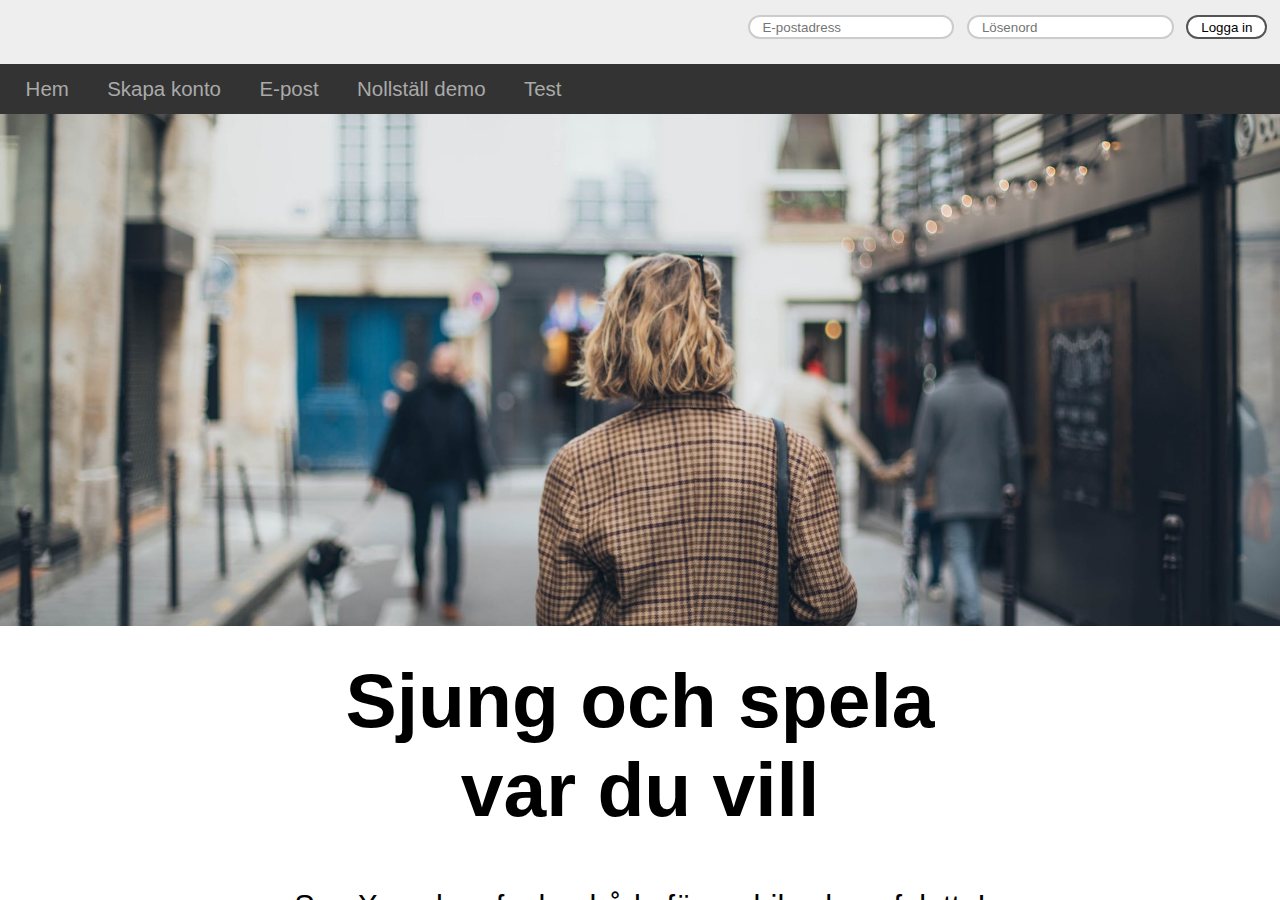
<file: docs/index.html>
<!DOCTYPE html>
<html lang="en">

<head>
    <meta charset="UTF-8">
    <meta name="viewport" content="width=device-width, initial-scale=1.0">
    <meta http-equiv="X-UA-Compatible" content="ie=edge">
    <link rel="stylesheet" href="style.css">
    <title>ScorX 2019 Demo</title>
</head>

<body class="hide-overlay webkit-scrolling">

    <!--

        <button onclick="document.querySelector('#theiFrame').src ='https://my.scorecloud.com/song/embed/05e99ae7b0ba2d4a6c75fa8362c2168c?scorx_auth_key=da45cd3c4f84332576a9ae8827611ddec6aae8109304bcc2b3ac48454d46b7fa9ef4f249c1a82f811a6491efe6ba43cc5dfcf219ac215793f483ee051b9bf451_1&amp;lang=scorx-se' ">Click</button>
        <iframe id="theiFrame" src="https://my.scorecloud.com/song/embed/d88e4c09a781b6f3152a802ad520be79?scorx_auth_key=5d056dc63c1c529245ef8c96a5ca387f9ebea398b0ebce71bcad846bb5f35163a00bbde13937e28eed0edc14d571b4d676a581cd7419fcedc4673f3effdfb958_2&amp;lang=scorx-en" allowfullscreen="" webkitallowfullscreen="" mozallowfullscreen="">
        -->

    <div id="overlay">
        <header id="playerheader">

        </header>


        <iframe id="theiFrame"
            src="https://my.scorecloud.com/song/embed/d88e4c09a781b6f3152a802ad520be79?scorx_auth_key=5d056dc63c1c529245ef8c96a5ca387f9ebea398b0ebce71bcad846bb5f35163a00bbde13937e28eed0edc14d571b4d676a581cd7419fcedc4673f3effdfb958_2&amp;lang=scorx-en"
            allowfullscreen="" webkitallowfullscreen="" mozallowfullscreen="">


        </iframe>

    </div>

    <div id="body">
        <header>
            <div id="header" class="center">


            </div>
        </header>
        <nav>
            <div id="nav" class="center">

            </div>

        </nav>

        <main>

        </main>
        <footer>
            <div id="footer" class="center">
                Footer
            </div>
        </footer>

    </div>
    <script src="mithril.min.js"></script>
    <script src="client.js"></script>
</body>

</html>
</file>
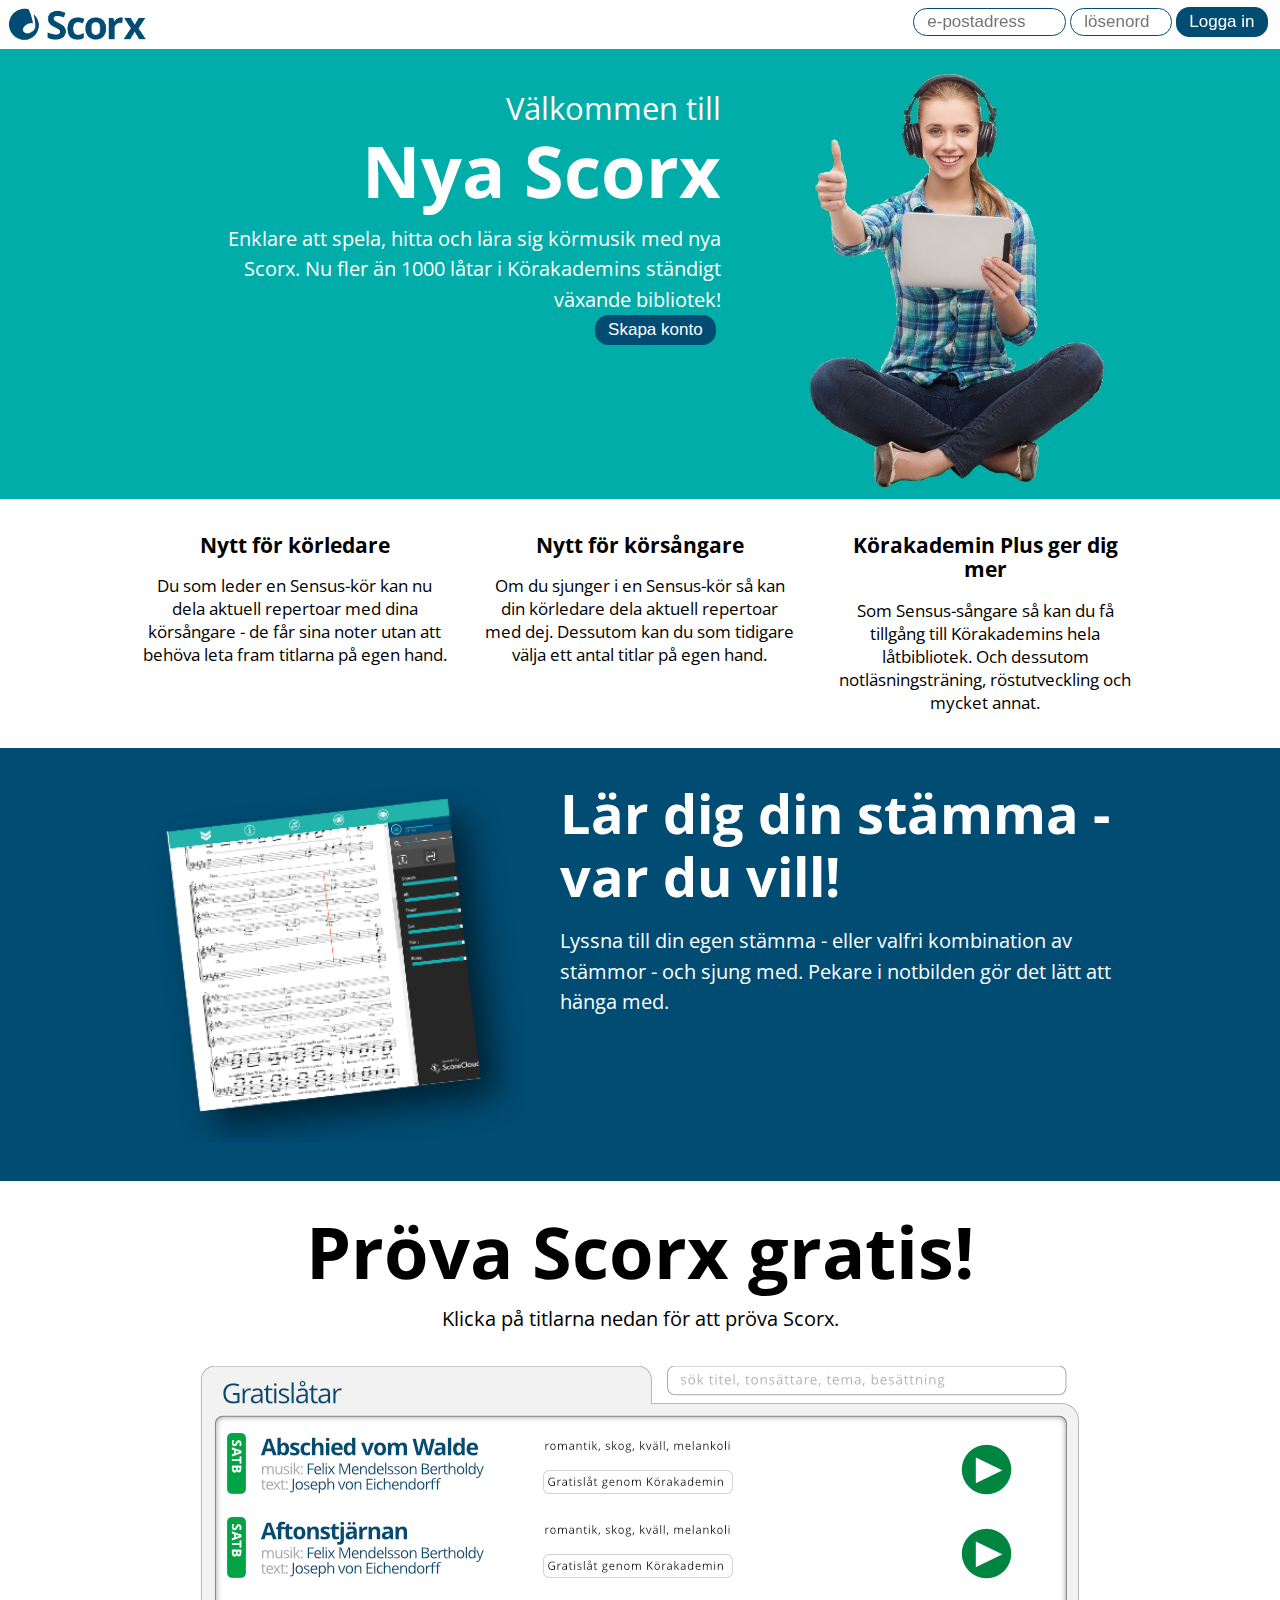
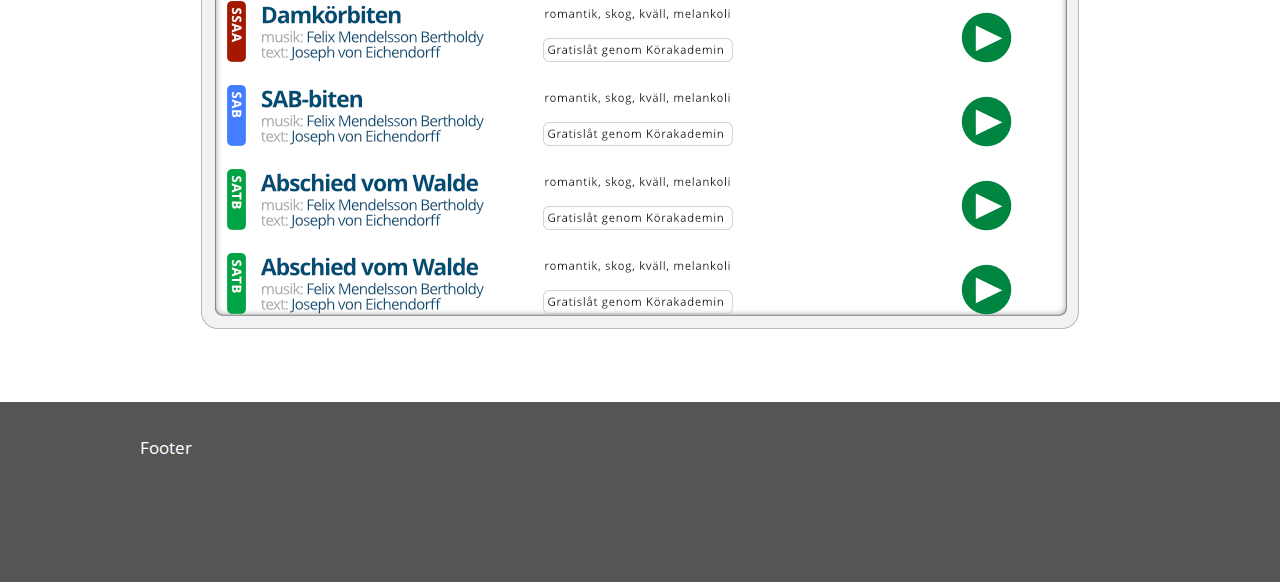
<file: docs/guest.html>
<!DOCTYPE html>
<html lang="en">

<head>
    <meta charset="UTF-8">
    <meta name="viewport" content="width=device-width, initial-scale=1.0">
    <meta http-equiv="X-UA-Compatible" content="ie=edge">
    <title>Document</title>
    <link href="//fonts.googleapis.com/css?family=Open+Sans:400,300,600,700,800" rel="stylesheet" type="text/css">
    <link rel="stylesheet" href="css/base.css">
    <link rel="stylesheet" href="css/colors.css">
    <link rel="stylesheet" href="css/fonts.css">
    <link rel="stylesheet" href="css/components.css">
    <link rel="stylesheet" href="css/lightbox.css">

    <style>
        body>* {
            top: 0;
            position: sticky;
        }

        .wide {
            width: 100wv;
            background: white;
        }

        .mid {
            width: calc(100vw - 3rem);
            max-width: 1000px;
            margin: 0 auto;
        }

        .narrow {
            width: calc(100vw - 3rem);
            max-width: 800px;
            margin: 0 auto;
            /* background: #eef; */
        }

        .center-text {
            text-align: center;
        }


        .vpad {
            padding-top: 2rem;
            padding-bottom: 2rem;
        }

        .grid2cols {
            display: grid;
            grid-template-columns: 2fr 1fr;
            grid-gap: 4vmin;
        }

        .grid3cols {
            display: grid;
            grid-template-columns: 1fr 1fr 1fr;
            grid-gap: 4vmin;
        }



        .color-scorxblue {
            color: var(--scorxblue);
        }

        header {
            padding: .4rem;
            display: flex;
            justify-content: space-between;
            align-items: center;
        }



        .gradientblue {
            background: #004C73;
        }

        footer {
            min-height: 20vmin;
            background: #555;
            color: white;
            position: inherit;
        }

        .lightbox {
            position: fixed;
            top: 0;
            /* left: -100vw; */
            width: 100vw;
            height: 100vh;
            background: rgba(0, 0, 0, .8);
            display: flex;
            align-items: center;
            justify-content: center;
            transform: scale(0, 0);            
        }

        .lightbox:target {
            transform: scale(1, 1);
        }

        .lightbox > * {
            width: 75%;
            background: white;
            position: relative;
            transform: scale(0, 0);
            transition: transform ease-in-out 300ms;
        }

        .lightbox:target > * {
            transform: scale(1, 1);
        }        


        .close {
            position: absolute;
            width: 2em;
            height: 2em;
            background: red;
            top: -1em;
            right: -1em;
            border-radius: 50%;
            text-decoration: none;
            display: flex;
            align-items: center;
            justify-content: center;
        }

        .close::after {
            content: 'X';
            color: white;
            font-weight: bold;
        }

        a {
            text-decoration: none;
            color: inherit;
        }
    </style>
</head>

<body>
    <!-- <img  src="https://unsplash.it/1000" alt="" srcset=""> -->
    <header class="sticky">
        <img style="height:2rem" src="assets/img/scorx.png">
        <form>
            
            <input style="width:9rem;" placeholder="e-postadress">
            <input style="width:6rem;" type="password" placeholder="lösenord">
            <button>Logga in</button>


        </form>

    </header>
    
    <div class="wide sticky" style="background: var(--scorxgreen);color:white;">
        <div class="mid " style="display: grid;grid-template-columns: 2fr 1fr;grid-gap: 4vmin;">
            <div class="vpad" style="text-align: right;">
                    <p style="font-size: 1.8rem;;line-height: 3rem;">Välkommen till</p>
                <h1>Nya Scorx</h1>
                <p style="font-size: 1.2rem;;line-height: 1.8rem;padding-left:3rem;">Enklare att spela, hitta och lära
                    sig körmusik med nya Scorx. Nu fler än 1000 låtar i Körakademins ständigt växande bibliotek!</p>
                    <button style="">Skapa konto</button>
            </div>
            <div style="display:flex; align-items:center;">
                <img style="height:50vmin" src="assets/img/girl-scorxgreen.jpg" alt="">
            </div>
        </div>
    </div>

    <!-- <div class="wide sticky old-korak vpad center-text" style="background:rgb(145, 5, 0); color:white;">
        <a href="#lightbox-old-korak">
            <p class="narrow" style="font-size: 1.4rem;">Använder du Scorx och repertoar från Körakademin sedan tidigare? Klicka här</p>
        </a>
    </div> -->

    <div class="wide vpad sticky">
        <div class="mid" style="min-height:10rem;display: grid;grid-template-columns: 1fr 1fr 1fr;grid-gap: 4vmin;">
            <div>
                
                <a href="#lightbox-01">
                        <h3 class="center-text">Nytt för körledare</h3>
                    <p class="center-text">Du som leder en Sensus-kör kan nu dela aktuell repertoar med dina körsångare
                        - de
                        får sina noter utan att behöva leta fram titlarna på egen hand.</p>
                </a>
            </div>
            <div>
                <a href="#lightbox-02">
                        <h3 class="center-text">Nytt för körsångare</h3>
                    <p class="center-text">Om du sjunger i en Sensus-kör så kan din körledare dela aktuell repertoar med
                        dej. Dessutom kan du som tidigare välja ett antal titlar på egen hand.</p>
                </a>
            </div>
            <div>
                <a href="#lightbox-03">
                        <h3 class="center-text">Körakademin Plus ger dig mer</h3>
                    <p class="center-text">Som Sensus-sångare så kan du få tillgång till Körakademins hela låtbibliotek.
                        Och
                        dessutom notläsningsträning, röstutveckling och mycket annat.</p>
                </a>
            </div>
        </div>
    </div>

    <div class="wide gradientblue sticy">
        <div class="mid vpad" style="display: grid;grid-template-columns: 1fr 2fr;grid-gap: 4vmin;">
            <div style="text-align: right;">
                <img style="height:40vmin" src="assets/img/player.png" alt="">
            </div>
            <div class="" style="color: white">
                <h1 style="font-size:6vmin; line-height: 7vmin;">Lär dig din stämma - var du vill!</h1>
                <p style="font-size:1.2rem;line-height: 1.8rem;">Lyssna till din egen stämma - eller valfri kombination
                    av stämmor - och sjung med. Pekare i notbilden gör det lätt att hänga med.</p>
            </div>
        </div>

    </div>

    <!-- <div class="wide vpad sticky" style="background: #eee">
            <div class="mid grid3cols" style="min-height:10rem">
                <div>
                    <h3 class="center-text">Över 1000 körsånger</h3>
                    <p class="center-text">I Scorx spelar vi in med riktiga röster, och använder riktiga notbilder...</p>
                </div>
                <div>
                    <h3 class="center-text">Lyssna och sjung med i din egen stämma</h3>
                    <p class="center-text">Med hjälp av mixern kan du lyssna till och sjunga med i din egen stämma, eller valfri kombinataion av stämmor...</p>
                </div>
                <div>
                    <h3 class="center-text">Nytt för ...</h3>
                    <p class="center-text">I nya Scorx så kan du...</p>
                </div>
            </div>
        </div> -->

    <div class="wide sticky">
        <div class="mid center-text vpad">
            <h1 class="center-text">Pröva Scorx gratis!</h1>
            <p style="font-size:1.2rem;">Klicka på titlarna nedan för att pröva Scorx.</p>
            <img class="vpad" style="max-width: 100%" src="assets/img/gratislåtar.png" alt="">
        </div>
    </div>

    <footer>
        <div class="mid vpad">Footer</div>
    </footer>


    <div class="lightbox" id="lightbox-01">
        <div style="width: 75%; height: 75%; padding: 3em;" >
            <a href="#" class="close"></a>
            <h2>Nytt för körledare</h2>
            <p>Här finns information om vad som gäller...</p>
        </div>
    </div>

    <div class="lightbox" id="lightbox-02">
        <div style="width: 75%; height: 75%; padding: 3em;">
            <a href="#" class="close"></a>
            <h2>Nytt för körsångare</h2>
            <p>Här finns information om vad som gäller...</p>
        </div>
    </div>
    <div class="lightbox" id="lightbox-03">
        <div style="width: 75%; height: 75%; padding: 3em;">
            <a href="#" class="close"></a>
            <h2>Körakademin Plus</h2>
            <p>Här finns information om vad som gäller...</p>
        </div>
    </div>

    <div class="lightbox" id="lightbox-old-korak">
            <div style="width: 75%; height: 75%; padding: 3em;">
                <a href="#" class="close"></a>
                <h3>Nyheter för dej är deltagare i Scorx-gruppen Körakademin Sensus</h3>
                <p>Här finns information om vad som gäller...</p>
            </div>
        </div>    




</body>

</html>
</file>
<file: docs/style.css>
/*
This file is a mess! :-)
*/

* {
    margin: 0;
    box-sizing: border-box;
}

html, body {
    height: 100%;
    
}

body {
    font-family: 'Open Sans', sans-serif;
    font-size: 1.6vmax;
}

#body{
    height: 100%;
    overflow: auto;
    /* -webkit-overflow-scrolling: touch; */
}
.vspace {
    padding-top: 2vmax;
    padding-bottom: 2vmax;
}

.centerdiv {
    max-width: 1000px;

}

.centerpad {
    max-width: 1000px;
    padding-left: 2vmax;
    padding-right: 2vmax;
    margin: 1vmax auto;
}

.center-narrow {
    max-width: 700px;
    margin: 0 auto;
    /* border: 1px solid blue; */
    text-align: center;

}
    
.limit-width {
    max-width: 80%;
}

#body > header {
    background: #eee;
    height: 5vmax;
    padding: 1vmax;
}

#header {
    display: flex;
    justify-content: space-between;
    flex-flow: row-reverse;
}

#logo {
    display:inline-block;
    border: 1px solid gray;
}
#user {
    display:inline-block;
    float: right;
    border: 1px solid gray;
}

#body > nav {
    background: #333;
    color: #aaa;   
    padding: 1vmax; 
}

#body > footer {
    background: #333;
    color: white;    
    min-height: 4vmax;
}

#footer {
    display: grid;
    font-size: 1.2vmax;
    grid-template-columns: 1fr 1fr 1fr 1fr 1fr;
    padding: 1vmax;
}

#footer ul {
    padding: 0.4vmax 1vmax;
}

.sensus {
    color:lightgreen;
}

button {
    /* min-width: 30vmax; */
    background: white;
    border: 2px solid #555;
    /* padding-left: 2vmax;
    padding-right: 2vmax; */
    padding: 0.2vmax 1vmax;
    /* font-size: 1.2vmax; */
    border-radius: 2.4vmax;    
    cursor: pointer;
}

input {
    /* font-size: 1.2vmax; */
    padding: 0.2vmax 1vmax;
    border: none; 
    border:solid 0.2vmax #ccc;
    border-radius: 2.4vmax;
    margin-right: 1vmax;
}

select {
    text-align: center;
    /* font-size: 2.4vmax;     */
    /* font-size: 1.8vmax; */
    padding: 0.2vmax 1vmax;
    
    box-sizing: border-box;
    margin: 0;
    border: 1px solid #aaa;
    box-shadow: 0 1px 0 1px rgba(0,0,0,.04);
    border-radius: 2.4vmax;    
    border:solid 0.2vmax #aaa;
    background-color: #fff;
}

select * {
    /* font-size: 2vmax; */
}



section img {
    max-height: 40vmax;
    width: 100%;
    object-fit: cover;
}

section {
    padding-bottom: 3vmax;
}

p {
    margin-bottom: .3vmax;
}

h1 {
    font-weight: bold;
    font-size: 6vmax;
    text-align: center;   
    margin: 0 auto;
}

h2 {
    font-weight: normal;
    font-size: 3vmax;
    margin-bottom: 1vmax;
}

h3 {
    font-weight: normal;
    font-size: 2.4vmax;
    line-height: 3.4vmax;
}

/* section p {

    text-align: center;
    margin: 0 auto;  
    padding: .5em 5em .2em 5em;  
    line-height: 150%;
         
} */

/* section button {
    display: block;
 
    text-align: center;
    margin: 1em auto;  
 
} */

section footer button {
    /* font-size: 1.6vmax; */
}



section p button {   
    /* font-size: 2.6vmax; */
}



/*****************************************************************************/
article {
    padding-bottom: 2vmax;
}

article header {
    /* font-size: 2.6vmax; */
    padding-bottom: 1vmax;
    /* border: 1px solid red; */
    display: flex;
    justify-content: space-between;
}

article header input {
    width: 50%;    
    /* border: 1px solid lightblue; */
}

article footer {
    /* font-size: 1.6vmax; */
    padding-top: 1vmax;
    text-align: right;
}

article ul {
    padding: 0;
    
}
article ul li {
    text-decoration: none;
    list-style: none;
    margin: 0;
    /* height: 3em; */
    border-top: 2px solid #ccc;
    /* font-size: 1.4vmax; */
    padding: .8vmax 0;
    cursor: pointer;
    
    display: grid;
    grid-template-columns: 1fr 8fr 8fr 4fr;
}

article ul li:last-child {
    border-bottom: 2px solid #aaa;
}

article ul li > * {
    padding: .2vmax 2vmax .2vmax 1vmax;     
    border-right: 2px solid #eee;
}

article li .thumb {
    padding-left: 0;
}

article li .thumb img {
    display:block;
    width: 5vmax;
}

article ul li .title {
}

article li .title h3 {
    font-style: bold;
    /* font-size: 1.8vmax; */
}

article li .title p {
    /* font-size: 1.6vmax; */
    padding:0;
    text-align: inherit;
}
    

article li .originators {

}

article li .types {

}

article li .play {

}

article li .play button {
    
}

/*******************************************************/

article li.no-music {
    border: 1px solid #ddd;
    padding: 2vmax;
    margin-bottom: 1vmax;
    border-radius: 1vmax;
    background: #afa;
    display: inherit;
}    

article li.no-music h3 {
    /* font-size: 2vmax; */
}

article li.search-choir {
    background: #afa;
}

article li.sensus-singer {
    background: #faa;
}

article li.shop {
    background: #aaf;
}

/************************************************/

.groupapplications {
    padding-top: 2vmax;
}

.application {
    border:5px solid #555;
    background: #eee;
    border-radius: 2vmax;
    padding: 1vmax 2vmax;
    margin: .5vmax 1vmax;
    text-align: left;
    cursor:pointer;
    display: grid;
    grid-template-columns: 3fr 1fr 1fr;
    grid-gap: 1vmax;
}

.application button {
    /* font-size: 100%; */
}

.application.start {
    background:lime;
}

.application.pending {
   background:skyblue;
}

.application.rejected {
    background:tomato;
}

.groupapplications {
    text-align:center;
}

.groupsearch {
    margin: 0 10%;
    text-align:center;
    /* font-size: 2.2vmax; */
    width: 80%;
}

h3.groupsearch {
    font-size: 3vmax;
}

.groupinvitation input {
    margin: 0 25%;
    text-align:center;
    /* font-size: 2.2vmax; */
    width: 50%;
}

span.button {
    padding: 1vmax;
    margin-right: 1vmax;
    cursor:pointer;
}

span.button:hover {
    background: #666;
}

.createuser {
    display: grid;
    grid-gap: 2vmax;
    width: 80%;
    margin: 3vmax 10%;
    
}

.createuser h2 {
    margin-top: 3vmax;
}

.createuserform {
    display: grid;
    grid-gap: 2vmax;
    width: 80%;
    margin: 0 10%;    
}

.createuserform input {
    /* font-size: 2vmax; */
}

.createuserform button {
    /* font-size: 2vmax; */
}

/**********************************************************/

.email {
    display: grid;
    padding: 2vmax;
    grid-template-columns: 1fr 3fr;
    background: #eee;
    min-height: 30vmax;
    /* font-size: 1.6vmax; */
}

.emailLeft {

}

.emailRight {
    background: white;
    padding: 1vmax;
}

.emailRight details {
    margin-bottom: 1vmax;
    border-radius: .2vmax;
    /* border: 1px solid red; */
}

.emailRight h3 {
    border-bottom: solid 2px #555;
    margin-bottom: 0.5vmax;
}
.emailSender {
    padding: 0vmax 0vmax 0vmax 2vmax;
    background: #ccc;
}

.emailMessage {
    padding: 1vmax 1vmax 1vmax 2vmax;    
    cursor:pointer;
    background: white;
}

.emailRight details:last-child summary {
    font-weight: bold;
}

/****************************************************************************/

details {
    /* border-top: 1px solid #efefef; */
    background: #efefef;
    border-radius: 1vmax;
    text-align: left;
    padding: 1vmax;
    margin-bottom: 0.3vmax;
}

details > div {
    display:grid;
    grid-gap: 1vmax;
    padding: .5vmax;

}

details input {
    /* font-size: 2vmax; */
}

details ul {
    /* list-style: none; */
}

div.invite {
    padding: 1vmax;
    border: 1px solid gray;
    margin-bottom:.3vmax;
    border-radius: 1vmax;
    background: skyblue;
    display:grid;
    grid-template-columns: 1fr 2fr 1fr;
}
div.invite.true {
    background: lime;
}

div.invite button {
    font-size: 1.8vmax;
}

div.invitationform {
    padding: 2vmax;
}
div.invitationform input {
    /* font-size: 1.8vmax; */
}
div.invitationform button {
    /* font-size: 1.8vmax; */
}

/***************************************************************************/

.hide-overlay #overlay {
    left: 100%;
}

#overlay {
    position: fixed;
    top: 0vmax;
    left: 0;
    width: 100%;
    bottom: 0px;
    background-color: white;
    transition: left .2s cubic-bezier(.25, .8, .25, 1);    
    z-index: 1000;
}

.webkit-scrolling {
    -webkit-overflow-scrolling: touch;
}

#overlay header {
    /* border: 1px solid red; */
    height: 6vmax;
    padding: 1vmax;
    background: #eee;
    display: flex;
    justify-content: space-between;
}
 

#overlay iframe {
    height: calc(100% - 6vmax);
    width: 100%;    
    border: 0;
    padding: 1vmax;
    background: #333;
}

/************************************************/

.songListView {
    /* border:1px solid red; */
}

#scorxlist {
    overflow-y:auto;
    -webkit-overflow-scrolling: touch;
}


h3.scorxlisttitle {
    font-weight: normal;
    /* font-size: 3vmax; */
}

/* .scorxlist::before {
    content:'';
    position: absolute;
    top: -8px;
    width: 100%;
    height: 10px;    
    box-shadow:         0 0 10px #000000; 
    background: red;
} */

.scorxlist {
    margin-top: .6vmax;
    position: relative;
    /* border: .2vmax solid #ccc; */
    /* border-radius: 1vmax; */
    /* border-top: .2vmax solid #ccc;
    border-bottom: .2vmax solid #ccc; */

    /* box-shadow:         inset 0 0 10px #000000; */
    /* pointer-events: none; */

    max-height: 30vmax;
    overflow-y: scroll;
    overflow-x: none;
    padding: 1vmax;
    background: white;
    /* border-radius: .4vmax; */
}

.scorxitem {
    background: white;
    border-bottom: 1px solid #ccc; 
    padding: 1vmax 0;
    /* font-size: 1.6vmax; */
    color: #444;
    /* padding: 1.6vmax; */
    cursor:pointer;
    /* display: flex;
    flex-direction: row; 
    justify-content:space-between; */
    display:grid;
    grid-template-columns: 3fr 2fr 8vmax;
    grid-gap: 1vmax;
}


.scorxitem:first-child {
    padding: 0 0 1vmax 0;
}



.scorxitem .title {
    font-weight: bold;
    color: #000;
    /* font-size: 2.3vmax; */
  
}

.orig {
    padding-top: .4vmax;
}

.scorxitem .idnr {
    color: #aaa;
    margin-left: 1vmax;
}

.ensemble {
    margin-left: 1vmax;
    border: 1px solid #ddd;
    padding: .2vmax .6vmax 0vmax;
    border-radius: 1vmax;
    font-weight: bold;
    /* font-size: 1.2vmax; */
}

.ensemble.SATB {
    background: skyblue;
}

.ensemble.SAB {
    background: lightgreen;
}

.ensemble.SA {
    background: tomato;
}

.ensemble.SAA {
    background: tomato;
}

.ensemble.SSA {
    background: tomato;
}

.ensemble.SSAA {
    background: tomato;
}


.orig span:first-child {
    color: #aaa;
    margin-right: .3vmax;
}





.searchinput select {
    
}

.showall {
    margin: 0;
    /* font-size: 2vmax; */
}

.underlist {
    padding: 2vmax;
    display:flex;
    justify-content: end;
}

/*****************************************************************************/

.infoblobs-wide {
    background: #666;

}

.infoblobs {
    background: #eee;
    display: grid;    
    grid-template-columns: 1fr 1fr 1fr;
    /* min-height: 8vmax; */
    margin: 0 auto;
}

.infoblob {
    text-align: center;
    padding: 1vmax;
    
    
}

.infoblob-content {
    /* margin-top: 1vmax; */
    transform: rotate(-8deg);
    padding: 3vmax;
    cursor: pointer;
}

.infoblob-title {
    font-weight: bold;
    /* font-size: 1.7vmax; */
}

.infoblob-info {
    /* font-size: 1.4vmax; */
}

.infoblob:nth-child(1) {
    background: lightpink;
}
.infoblob:nth-child(2) {
    background: mediumaquamarine;
    color: white;
}

.infoblob:nth-child(3) {
    background:lightseagreen;
    color: white;
}

.twoColumns {
    display:grid;
    grid-template-columns: 1fr 1fr;
    grid-gap: 1vmax;
    padding: 1vmax 1vmax;
}


button.round {
    font-size: 130%;

}

.smalltext {
    font-size: 1.2vmax;
}

button.bigger {
    font-size: 1.8vmax;
    margin-right: 1vmax;

}

.graytext {
    color: #ccc;
}

details.songlist {
    background: inherit;
    padding: .5vmax;
    border: 2px solid #ccc;
}

span.songlisttitle {
    font-size: 2.8vmax;
}

.songlistcontent {

}
</file>
<file: docs/css/base.css>
* {
  margin: 0;
  box-sizing: border-box;
}
</file>
<file: docs/css/colors.css>
:root {
    --scorxblue: #004C73;
    --scorxlightblue: #13AAFF;
    --scorxgreen: #00ADA8;
    --scorxcleargreen: #00B777;
    --scorxdarkgreen: rgb(42, 109, 107);
    --scorxred:#E82747;
    --scorxyellow:#FFB317;
    --scorxlightgray: #EBEBEB;

    
}
</file>
<file: docs/css/fonts.css>
html {
    font-size: calc(1vmin + 8px);
}

body {
    font-family: 'Open Sans', sans-serif;
    /* color: var(--scorxblue); */
}

 /* @media only screen and (min-height: 1000px) {
    html {
      font-size: 20px;
    }
  } */

h1 {
    font-size: 8vmin;
    line-height: 8vmin;
    padding-bottom: 1rem;
} 

h2 {
  font-size: 5vmin;
  line-height: 5vmin;
  padding-bottom: 1rem;
} 

h3 {
  font-size: calc(1.2vmin + 10px);
  line-height: calc(1.4vmin + 12px);
  padding-bottom: 1rem;
}
</file>
<file: docs/css/components.css>
input, button {
    font-size: calc(1vmin + 8px);
}

input {
    padding: .2rem .8rem;
    border: 1px solid var(--scorxblue);
    background: white;
    border-radius: .8rem;
}


button {
    padding: .3rem .8rem;
    border-radius: .8rem;
    border: 0;
    margin: 0 0.3em 0.3em 0;
    color: #FFFFFF;
    background: var(--scorxblue);
    text-align: center;
    cursor: pointer;
    /* transition: all 0.1s; */
}


button:active {
    color: #DDD;
}
</file>
